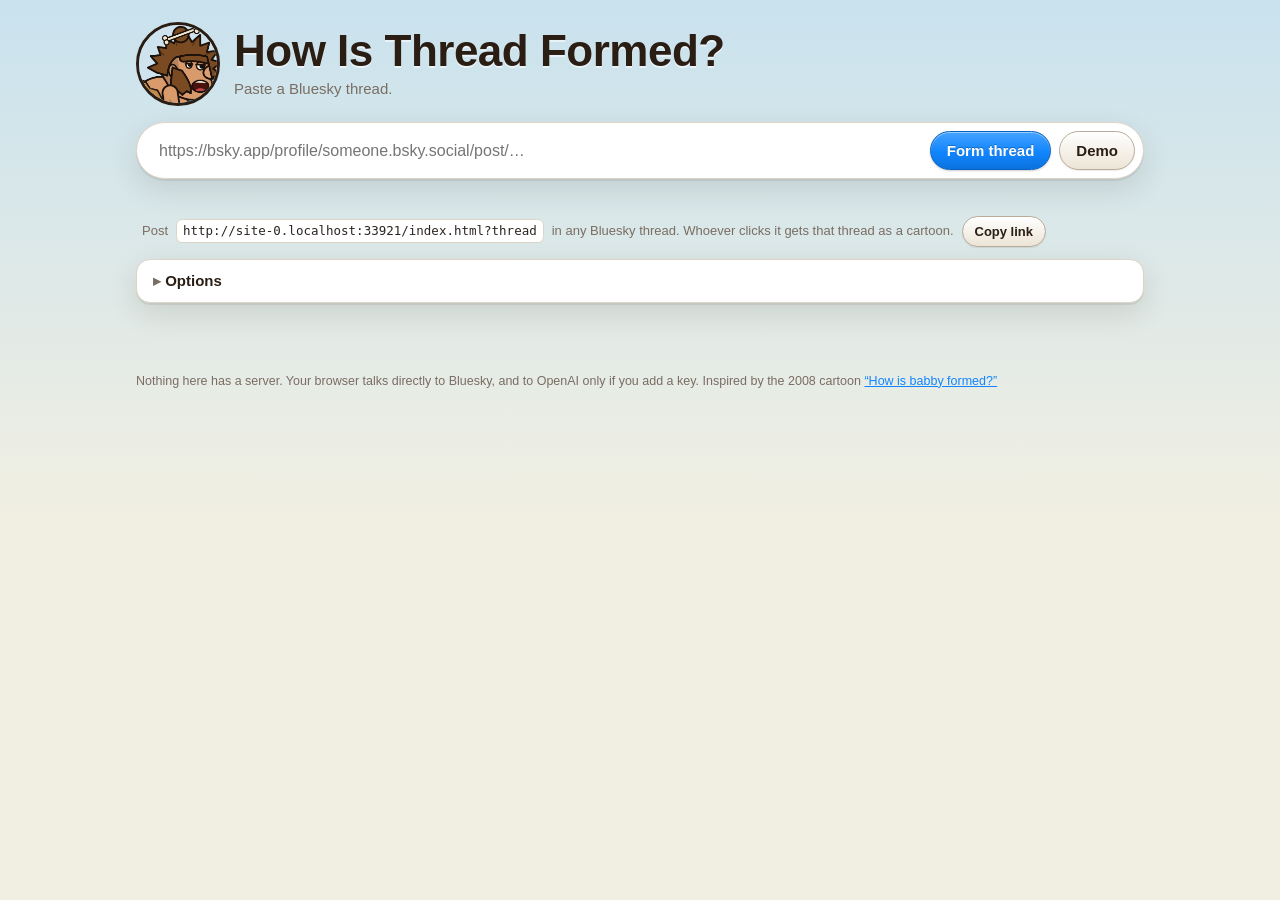
<file: index.html>
<!doctype html>
<html lang="en">
<head>
<meta charset="utf-8">
<meta name="viewport" content="width=device-width, initial-scale=1">
<meta http-equiv="Content-Security-Policy" content="default-src 'self'; script-src 'self'; style-src 'self'; img-src 'self' data: blob:; media-src 'self' blob:; connect-src 'self' https:; base-uri 'none'; form-action 'none'; object-src 'none'">
<meta name="referrer" content="no-referrer">
<title>How Is Thread Formed?</title>
<meta name="description" content="Paste a Bluesky thread and watch cavemen act it out, shoving each other off screen to have their say.">
<meta property="og:type" content="website">
<meta property="og:site_name" content="How Is Thread Formed?">
<meta property="og:title" content="how is thread formed?">
<meta property="og:description" content="Watch this Bluesky thread acted out by cavemen.">
<meta property="og:image" content="https://jsherman999.github.io/how_is_bluesky_formed-/og.jpg">
<meta property="og:image:width" content="1200">
<meta property="og:image:height" content="630">
<meta property="og:image:alt" content="Cartoon cavemen ganging up on another caveman, above the words: how is thread formed?">
<meta name="twitter:card" content="summary_large_image">
<link rel="icon" href="favicon.svg" type="image/svg+xml">
<link rel="stylesheet" href="css/app.css?v=8">
</head>
<body>
<header class="masthead">
  <canvas id="logo" width="160" height="160" aria-hidden="true"></canvas>
  <div>
    <h1>How Is Thread Formed?</h1>
    <p class="tagline">Paste a Bluesky thread.</p>
  </div>
</header>

<main>
  <form id="thread-form" class="ask" novalidate>
    <label for="thread-url" class="sr-only">Bluesky thread link</label>
    <input id="thread-url" name="thread" type="text" inputmode="url" autocomplete="off" spellcheck="false"
           placeholder="https://bsky.app/profile/someone.bsky.social/post/…">
    <button type="submit" class="btn btn-primary" id="go">Form thread</button>
    <button type="button" class="btn" id="demo">Demo</button>
  </form>
  <p id="status" class="status" role="status" aria-live="polite"></p>

  <section id="finder" class="finder" hidden>
    <h2>Finding the thread this link was posted in</h2>
    <ol id="finder-steps" class="finder-steps" aria-live="polite"></ol>
    <div id="finder-picker" hidden>
      <p>This link has been posted in more than one thread. Which one did you come from?</p>
      <ul id="finder-list" class="finder-list"></ul>
    </div>
    <p class="help">This page only reads public Bluesky posts, the same ones anyone can see on bsky.app. It doesn't install or change anything on your device.</p>
    <div class="row"><button type="button" class="btn btn-small" id="finder-cancel">Cancel</button></div>
  </section>

  <p id="generic" class="generic">
    Post <code id="generic-link"></code> in any Bluesky thread. Whoever clicks it gets that thread as a cartoon.
    <button type="button" class="btn btn-small" id="copy-generic">Copy link</button>
  </p>

  <details id="options" class="panel">
    <summary>Options</summary>
    <div class="opt-grid">
      <section>
        <h3>Bluesky sign-in <span class="muted">optional</span></h3>
        <p class="help">Public threads load without signing in. Sign in to include posts from accounts that hide from logged-out viewers, and to get a YOU tag over your caveman.</p>
        <div id="signed-out">
          <label>Handle <input id="bsky-handle" type="text" autocomplete="username" placeholder="you.bsky.social" spellcheck="false"></label>
          <label>App password <input id="bsky-pass" type="password" autocomplete="current-password" placeholder="xxxx-xxxx-xxxx-xxxx"></label>
          <label class="check"><input id="bsky-keep" type="checkbox"> Keep me signed in for this tab</label>
          <div class="row">
            <button type="button" class="btn" id="sign-in">Sign in</button>
            <a href="https://bsky.app/settings/app-passwords" target="_blank" rel="noopener">Make an app password</a>
          </div>
          <p class="help">Use an <strong>app password</strong>, not your main one. It goes straight to your own Bluesky server and is never stored.</p>
        </div>
        <div id="signed-in" hidden>
          <p>Signed in as <strong id="me"></strong></p>
          <button type="button" class="btn" id="sign-out">Sign out</button>
        </div>
      </section>

      <section>
        <h3>Voices</h3>
        <fieldset class="radios">
          <legend class="sr-only">Voice engine</legend>
          <label class="check"><input type="radio" name="voice" value="browser" checked> Browser voices <span class="muted">free</span></label>
          <label class="check"><input type="radio" name="voice" value="openai"> OpenAI voices <span class="muted">your key</span></label>
          <label class="check"><input type="radio" name="voice" value="off"> Silent</label>
        </fieldset>
        <label id="model-row">OpenAI voice model <select id="tts-model"></select></label>
        <div class="subhead">OpenAI key <span class="muted">optional</span></div>
        <label class="sr-only" for="openai-key">OpenAI API key</label>
        <input id="openai-key" type="password" autocomplete="off" spellcheck="false" placeholder="sk-…">
        <label class="check"><input id="openai-remember" type="checkbox"> Remember the key on this device</label>
        <label class="check"><input id="use-stance" type="checkbox" checked> Use it to tell attacks from agreement</label>
        <div class="row"><button type="button" class="btn btn-small" id="check-key">Check key</button> <span id="key-status" class="muted" role="status"></span></div>
        <p class="help">A key unlocks OpenAI voices, video recording with sound, and smarter pile-on spotting (one cheap call per thread). It stays in this browser.</p>
        <label>Speed
          <select id="speed">
            <option value="0.8">Slow, like the original</option>
            <option value="1">Normal</option>
            <option value="1.25">Faster</option>
            <option value="1.5" selected>Fast</option>
          </select>
        </label>
      </section>

      <section>
        <h3>Thread</h3>
        <fieldset class="radios">
          <legend>If the link is a reply, start from</legend>
          <label class="check"><input type="radio" name="from" value="post" checked> That reply and what led to it</label>
          <label class="check"><input type="radio" name="from" value="root"> The very top of the thread</label>
        </fieldset>
        <label>Most posts to act out
          <select id="max-posts">
            <option value="10">10</option>
            <option value="20" selected>20</option>
            <option value="40">40</option>
            <option value="80">80</option>
            <option value="0">All of them</option>
          </select>
        </label>
        <label class="check"><input id="tags" type="checkbox" checked> Name tags on the mob</label>
      </section>
    </div>
  </details>

  <section id="player" class="player" hidden>
    <div class="screen">
      <canvas id="stage" width="1280" height="720" aria-label="Cartoon of the thread"></canvas>
      <button type="button" id="big-play" class="big-play" aria-label="Play">
        <svg viewBox="0 0 24 24" aria-hidden="true"><path d="M8 5v14l11-7z"/></svg>
      </button>
      <div id="rec-badge" class="rec-badge" hidden>● REC</div>
    </div>
    <div class="controls">
      <button type="button" class="ctl" id="prev" aria-label="Previous post" title="Previous (←)">
        <svg viewBox="0 0 24 24" aria-hidden="true"><path d="M6 6h2v12H6zm3.5 6 8.5 6V6z"/></svg>
      </button>
      <button type="button" class="ctl ctl-main" id="play" aria-label="Play" title="Play / pause (space)">
        <svg viewBox="0 0 24 24" aria-hidden="true" class="i-play"><path d="M8 5v14l11-7z"/></svg>
        <svg viewBox="0 0 24 24" aria-hidden="true" class="i-pause"><path d="M6 5h4v14H6zm8 0h4v14h-4z"/></svg>
      </button>
      <button type="button" class="ctl" id="next" aria-label="Next post" title="Next (→)">
        <svg viewBox="0 0 24 24" aria-hidden="true"><path d="M6 18l8.5-6L6 6v12zM16 6v12h2V6h-2z"/></svg>
      </button>
      <input type="range" id="scrub" min="0" max="0" value="0" aria-label="Jump to post">
      <span id="counter" class="counter">0 / 0</span>
      <button type="button" class="ctl" id="mute" aria-label="Mute" title="Mute">
        <svg viewBox="0 0 24 24" aria-hidden="true" class="i-sound"><path d="M3 9v6h4l5 5V4L7 9H3zm13.5 3A4.5 4.5 0 0 0 14 8v8a4.5 4.5 0 0 0 2.5-4zM14 3.2v2.1a7 7 0 0 1 0 13.4v2.1a9 9 0 0 0 0-17.6z"/></svg>
        <svg viewBox="0 0 24 24" aria-hidden="true" class="i-muted"><path d="M16.5 12A4.5 4.5 0 0 0 14 8v2.2l2.5 2.5V12zM19 12c0 .9-.2 1.8-.5 2.6l1.5 1.5A8.9 8.9 0 0 0 21 12a9 9 0 0 0-7-8.8v2.1A7 7 0 0 1 19 12zM4.3 3 3 4.3 7.7 9H3v6h4l5 5v-6.7l4.3 4.3c-.7.5-1.4.9-2.3 1.2v2.1a9 9 0 0 0 3.7-1.8L19.7 21 21 19.7 4.3 3zM12 4 9.9 6.1 12 8.2V4z"/></svg>
      </button>
      <button type="button" class="btn btn-small" id="record" title="Save as a video file">Record video</button>
      <button type="button" class="btn btn-small" id="share" title="Copy a link that replays this thread">Copy link</button>
      <button type="button" class="btn btn-small" id="reply-link" title="Reply in the Bluesky thread with a link to this cartoon" hidden>Post link in thread</button>
    </div>
  </section>

  <section id="below" class="below" hidden>
    <div class="map-wrap">
      <h2>Thread map <span class="muted">click a face to play from there</span></h2>
      <div id="map" class="map"></div>
      <p class="map-key">
        <span><i class="k-now"></i> now playing</span>
        <span><i class="k-attack"></i> piling on</span>
        <span><i class="k-target"></i> being piled on</span>
        <span><i class="k-next"></i> still to come</span>
      </p>
    </div>
    <div class="cast-wrap">
      <h2>Cast <span id="cast-count" class="muted"></span></h2>
      <ul id="cast" class="cast"></ul>
    </div>
  </section>

  <dialog id="reply-dialog">
    <form method="dialog">
      <h3>Post the cartoon link in the thread?</h3>
      <p>This replies to <strong id="reply-to"></strong> as <strong id="reply-as"></strong>:</p>
      <div class="reply-preview">
        <p class="reply-text">how is thread formed?</p>
        <div class="reply-card">
          <img src="og.jpg" alt="" width="1200" height="630">
          <div class="reply-card-text">
            <b>how is thread formed?</b>
            <span>Watch this Bluesky thread acted out by cavemen.</span>
            <small id="reply-host"></small>
          </div>
        </div>
      </div>
      <div class="row end">
        <button value="cancel" class="btn">Cancel</button>
        <button value="post" class="btn btn-primary">Post reply</button>
      </div>
    </form>
  </dialog>

  <dialog id="rec-dialog">
    <form method="dialog">
      <h3>Record without voices?</h3>
      <p>Browser voices play live but can't be captured into a video file, so the video will only have the shove sounds. Choose <strong>OpenAI voices</strong> in Options to record with speech.</p>
      <div class="row end">
        <button value="cancel" class="btn">Cancel</button>
        <button value="go" class="btn btn-primary">Record anyway</button>
      </div>
    </form>
  </dialog>
</main>

<footer class="foot">
  <p>Nothing here has a server. Your browser talks directly to Bluesky, and to OpenAI only if you add a key. Inspired by the 2008 cartoon <a href="https://www.youtube.com/watch?v=vun48RsW-3Y" target="_blank" rel="noopener">“How is babby formed?”</a></p>
</footer>

<script type="module" src="js/app.js?v=8"></script>
</body>
</html>
</file>
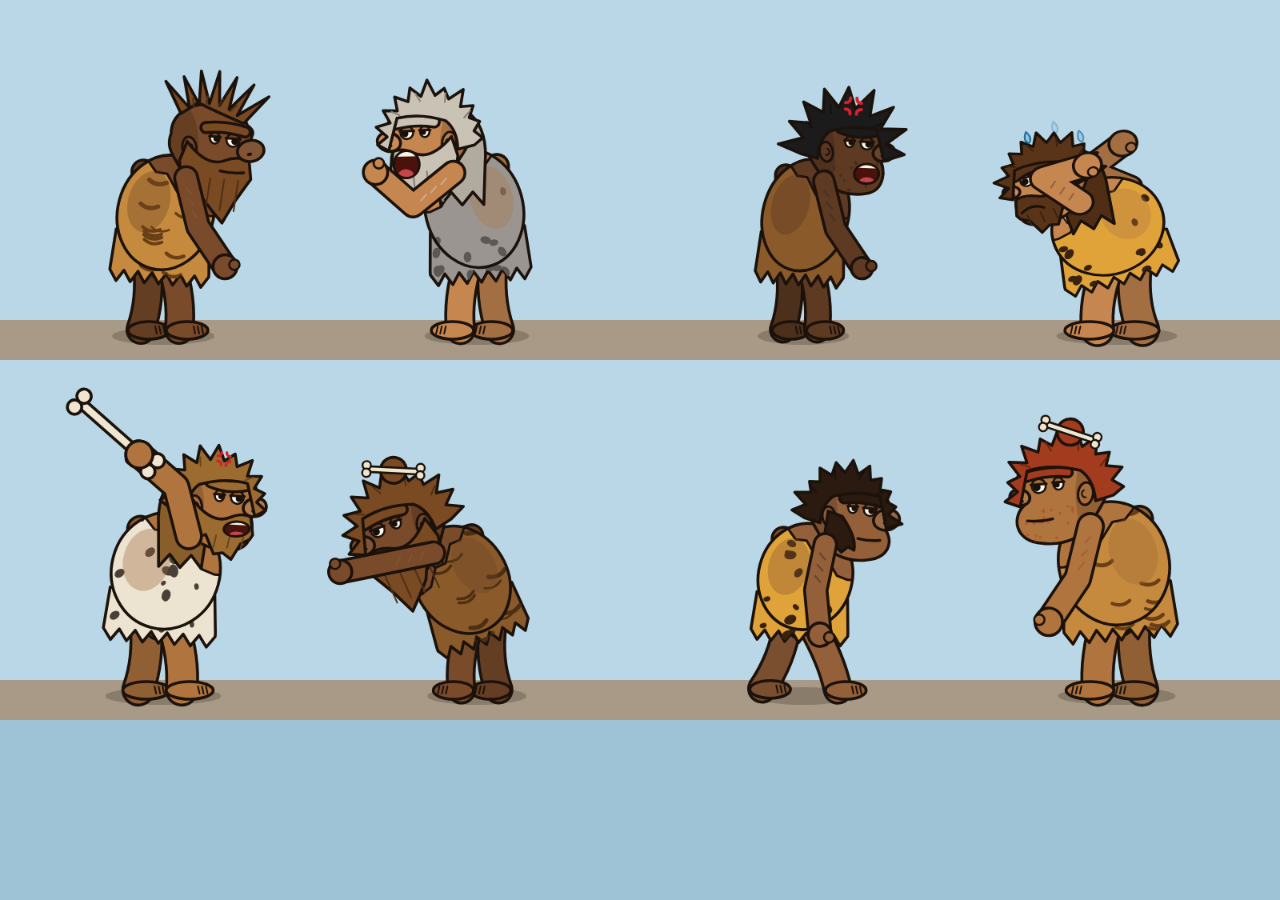
<file: dev/lineup.html>
<!doctype html>
<html lang="en">
<head>
<meta charset="utf-8">
<title>Caveman lineup</title>
<style>body{margin:0;background:#9fc3d6}canvas{display:block;width:100%}</style>
</head>
<body>
<canvas id="c" width="1600" height="900"></canvas>
<script type="module">
import { makeLook, drawCaveman, defaultPose } from '../js/caveman.js';
const ctx = document.getElementById('c').getContext('2d');
const poses = ['idle', 'talk', 'angry', 'cower', 'mob', 'push', 'walk', 'idle'];
function frame(ms) {
  const t = ms / 1000;
  ctx.fillStyle = '#b9d7e6'; ctx.fillRect(0, 0, 1600, 900);
  ctx.fillStyle = '#a89a86'; ctx.fillRect(0, 400, 1600, 50); ctx.fillRect(0, 850, 1600, 50);
  for (let i = 0; i < 8; i++) {
    const look = makeLook('did:plc:test' + i);
    const pose = defaultPose();
    pose.t = t;
    const kind = poses[i % poses.length];
    if (kind === 'talk') { pose.mouth = Math.abs(Math.sin(t * 9)); pose.armF = [0.6, -1.4]; }
    if (kind === 'angry') { pose.brow = 'angry'; pose.mouth = 0.7; pose.anger = 1; }
    if (kind === 'cower') { pose.brow = 'worried'; pose.sweat = 1; pose.squash = 0.88; pose.lean = 0.25; pose.armF = [-0.9, -2.2]; pose.armB = [-0.7, -2.0]; }
    if (kind === 'mob') { pose.brow = 'angry'; pose.weapon = true; pose.armF = [-1.9, -0.6]; pose.mouth = 0.5 + 0.5 * Math.sin(t * 6); pose.anger = 0.8; }
    if (kind === 'push') { pose.lean = 0.35; pose.armF = [-0.15, 0]; pose.armB = [-0.05, 0]; }
    if (kind === 'walk') { pose.walk = t * 9; pose.armF = [1.3 + Math.sin(t * 9) * 0.4, -0.3]; }
    ctx.save();
    ctx.translate(200 + (i % 4) * 400, i < 4 ? 420 : 870);
    ctx.scale(i % 2 ? -1 : 1, 1);
    drawCaveman(ctx, look, pose);
    ctx.restore();
  }
  requestAnimationFrame(frame);
}
requestAnimationFrame(frame);
</script>
</body>
</html>
</file>
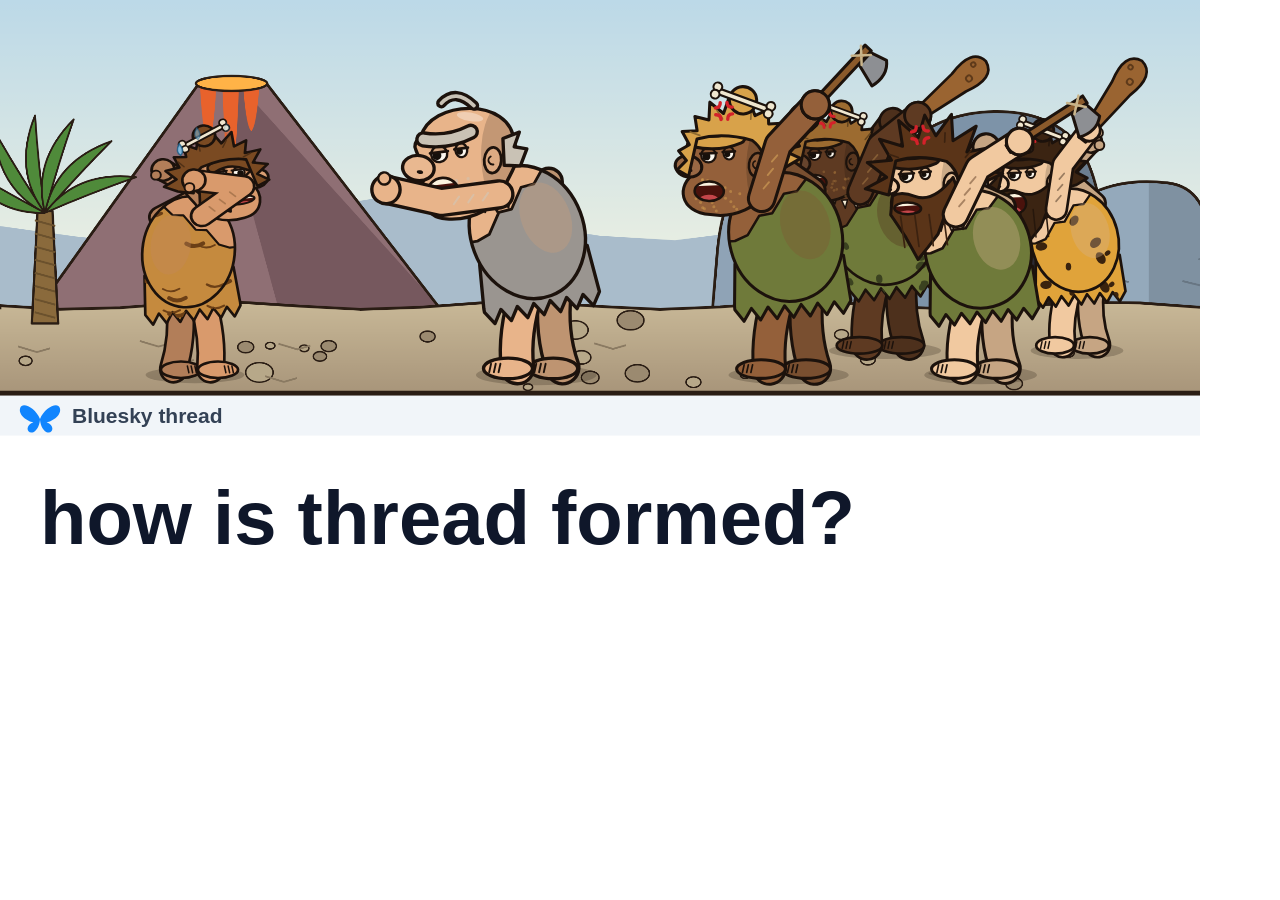
<file: dev/og.html>
<!doctype html>
<html lang="en">
<head>
<meta charset="utf-8">
<title>Link card image</title>
<!-- Renders og.jpg, the link-preview image. Regenerate with:
     "/Applications/Google Chrome.app/Contents/MacOS/Google Chrome" --headless=new --hide-scrollbars \
       --window-size=1200,630 --screenshot=og.png http://localhost:8426/dev/og.html
     sips -s format jpeg -s formatOptions 82 og.png --out og.jpg -->
<style>html,body{margin:0;overflow:hidden;background:#fff}canvas{display:block}</style>
</head>
<body>
<canvas id="c" width="1200" height="630"></canvas>
<script type="module">
import { getBackdrop, SCENE_W, SCENE_H, GROUND_Y } from '../js/scene.js';
import { makeLook, drawCaveman, defaultPose } from '../js/caveman.js';

const ctx = document.getElementById('c').getContext('2d');
const s = 1200 / SCENE_W;
const sceneH = SCENE_H * s;

ctx.save();
ctx.scale(s, s);
ctx.drawImage(getBackdrop(), 0, 0, SCENE_W, SCENE_H);

function caveman(did, x, scale, facing, pose, depth = 0) {
  ctx.save();
  ctx.translate(x * SCENE_W, GROUND_Y - depth * 26);
  ctx.scale(scale * facing, scale);
  drawCaveman(ctx, makeLook(did), Object.assign(defaultPose(), { t: 1.3 }, pose));
  ctx.restore();
}

const mob = { brow: 'angry', anger: 1, weapon: true, mouth: 0.55 };
caveman('did:example:mag', 0.74, 0.8, -1, { ...mob, armF: [-2.05, -0.5], armB: [-0.6, -1.7] }, 1);
caveman('did:example:bonk', 0.9, 0.8, -1, { ...mob, armF: [-1.8, -0.5], armB: [-0.8, -1.6], mouth: 0.8 }, 1);
caveman('did:example:grok', 0.66, 0.9, -1, { ...mob, armF: [-1.95, -0.45], armB: [-0.7, -1.7] });
caveman('did:example:lorp', 0.82, 0.9, -1, { ...mob, armF: [-2.1, -0.55], armB: [-0.5, -1.8], mouth: 0.3 });
caveman('did:example:ug', 0.16, 0.8, 1, { brow: 'worried', sweat: 1, squash: 0.93, lean: -0.1, armF: [-0.55, -2.35], armB: [-0.4, -2.1], mouth: 0.2 });
caveman('did:example:thog', 0.45, 1, -1, { brow: 'angry', mouth: 0.9, armF: [-0.05, -0.35], armB: [1.4, -0.3], lean: 0.18 });
ctx.restore();

// the post panel, like the app's card
ctx.fillStyle = '#2a1d14';
ctx.fillRect(0, sceneH - 3, 1200, 5);
ctx.fillStyle = '#f1f5f9';
ctx.fillRect(0, sceneH + 2, 1200, 40);
ctx.fillStyle = '#ffffff';
ctx.fillRect(0, sceneH + 42, 1200, 630 - sceneH - 42);

ctx.save();
ctx.translate(40, sceneH + 23);
ctx.scale(1.1, 1.1);
ctx.fillStyle = '#1185fe';
for (const side of [-1, 1]) {
  ctx.beginPath();
  ctx.moveTo(0, 2);
  ctx.bezierCurveTo(side * 4, -8, side * 16, -14, side * 18, -8);
  ctx.bezierCurveTo(side * 20, -2, side * 12, 4, side * 6, 5);
  ctx.bezierCurveTo(side * 14, 8, side * 12, 16, side * 6, 14);
  ctx.bezierCurveTo(side * 2, 12, 0, 6, 0, 2);
  ctx.fill();
}
ctx.restore();
ctx.font = 'bold 21px Arial, Helvetica, sans-serif';
ctx.fillStyle = '#334155';
ctx.textBaseline = 'middle';
ctx.fillText('Bluesky thread', 72, sceneH + 23);

ctx.font = 'bold 76px Arial, Helvetica, sans-serif';
ctx.fillStyle = '#0f172a';
ctx.textBaseline = 'alphabetic';
ctx.fillText('how is thread formed?', 40, sceneH + 150);
document.title = 'ready';
</script>
</body>
</html>
</file>
<file: css/app.css>
:root {
  --ink: #2a1d14;
  --text: #2b2420;
  --muted: #7a6d62;
  --bg-top: #c9e2ee;
  --bg-bottom: #f1efe2;
  --panel: #ffffff;
  --panel-2: #f6f3ec;
  --line: #ddd4c6;
  --blue: #1185fe;
  --blue-dark: #0a63c2;
  --orange: #c2410c;
  --hot-bg: #fff1e6;
  --shadow: 0 2px 0 rgba(42, 29, 20, 0.08), 0 10px 30px rgba(42, 29, 20, 0.12);
  --radius: 14px;
  color-scheme: light;
}

@media (prefers-color-scheme: dark) {
  :root:not([data-theme="light"]) {
    --ink: #f2e6d8;
    --text: #ece4da;
    --muted: #a99c90;
    --bg-top: #1b2530;
    --bg-bottom: #14110f;
    --panel: #221d1a;
    --panel-2: #2b2522;
    --line: #3d3530;
    --hot-bg: #3a2418;
    --shadow: 0 10px 30px rgba(0, 0, 0, 0.4);
    color-scheme: dark;
  }
}

* { box-sizing: border-box; }
[hidden] { display: none !important; }

html { -webkit-text-size-adjust: 100%; }

body {
  margin: 0;
  min-height: 100vh;
  color: var(--text);
  background: linear-gradient(180deg, var(--bg-top) 0, var(--bg-bottom) 520px) no-repeat, var(--bg-bottom);
  font: 15px/1.5 Verdana, Geneva, Tahoma, sans-serif;
}

a { color: var(--blue); }

.sr-only {
  position: absolute; width: 1px; height: 1px; padding: 0; margin: -1px;
  overflow: hidden; clip: rect(0 0 0 0); white-space: nowrap; border: 0;
}

.muted { color: var(--muted); font-size: 0.85em; font-weight: normal; }

/* ---------- masthead */

.masthead {
  max-width: 1040px;
  margin: 0 auto;
  padding: 22px 16px 6px;
  display: flex;
  align-items: center;
  gap: 14px;
}
#logo {
  width: 84px; height: 84px;
  border-radius: 50%;
  border: 3px solid var(--ink);
  background: #cfe3ee;
  flex: none;
}
.masthead h1 {
  margin: 0;
  font-family: "Arial Black", "Arial Bold", Gadget, Arial, sans-serif;
  font-size: clamp(26px, 5vw, 44px);
  line-height: 1.05;
  letter-spacing: -0.5px;
  color: var(--ink);
  text-shadow: 0 2px 0 rgba(255, 255, 255, 0.55);
}
@media (prefers-color-scheme: dark) {
  :root:not([data-theme="light"]) .masthead h1 { text-shadow: 0 2px 0 rgba(0, 0, 0, 0.6); }
}
.tagline { margin: 4px 0 0; color: var(--muted); }

main {
  max-width: 1040px;
  margin: 0 auto;
  padding: 10px 16px 30px;
}

/* ---------- buttons and inputs */

.btn {
  font: bold 15px/1 Verdana, Geneva, Tahoma, sans-serif;
  color: var(--ink);
  padding: 11px 16px;
  border-radius: 999px;
  border: 1px solid #b9ab98;
  background: linear-gradient(#ffffff, #ece4d6);
  box-shadow: inset 0 1px 0 #fff, 0 1px 1px rgba(0, 0, 0, 0.08);
  cursor: pointer;
  white-space: nowrap;
}
.btn:hover { background: linear-gradient(#ffffff, #e3d8c6); }
.btn:active { transform: translateY(1px); }
.btn:disabled { opacity: 0.55; cursor: default; transform: none; }
.btn-primary {
  color: #fff;
  border-color: var(--blue-dark);
  background: linear-gradient(#45a3ff, var(--blue) 55%, #0b72de);
  box-shadow: inset 0 1px 0 rgba(255, 255, 255, 0.45), 0 1px 2px rgba(0, 0, 0, 0.2);
  text-shadow: 0 -1px 0 rgba(0, 0, 0, 0.25);
}
.btn-primary:hover { background: linear-gradient(#5aaeff, #1a8cff 55%, #0a69cc); }
.btn-small { padding: 8px 12px; font-size: 13px; }
.btn.is-on { color: #fff; border-color: #9b1c1c; background: linear-gradient(#ef4444, #b91c1c); text-shadow: none; }

@media (prefers-color-scheme: dark) {
  :root:not([data-theme="light"]) .btn:not(.btn-primary):not(.is-on) {
    color: var(--text);
    border-color: #4a403a;
    background: linear-gradient(#3a322d, #2a2420);
    box-shadow: inset 0 1px 0 rgba(255, 255, 255, 0.06);
  }
}

input[type="text"], input[type="password"], select {
  font: 15px Verdana, Geneva, Tahoma, sans-serif;
  color: var(--text);
  background: var(--panel);
  border: 1px solid var(--line);
  border-radius: 8px;
  padding: 9px 10px;
  width: 100%;
}
input:focus-visible, select:focus-visible, .btn:focus-visible, .ctl:focus-visible, summary:focus-visible {
  outline: 3px solid rgba(17, 133, 254, 0.45);
  outline-offset: 2px;
}

/* ---------- ask form */

.ask {
  display: flex;
  gap: 8px;
  background: var(--panel);
  padding: 8px;
  border-radius: 999px;
  box-shadow: var(--shadow);
  border: 1px solid var(--line);
}
.ask input {
  border: 0;
  border-radius: 999px;
  padding: 10px 14px;
  font-size: 16px;
  min-width: 0;
  flex: 1;
  background: transparent;
}
.ask input:focus-visible { outline-offset: -2px; }

.status { min-height: 1.5em; margin: 10px 6px 4px; color: var(--muted); }
.status.error { color: #b91c1c; }

/* ---------- thread finder */

.finder {
  background: var(--panel);
  border: 2px solid var(--blue);
  border-radius: var(--radius);
  padding: 14px 16px;
  margin: 6px 0 16px;
  box-shadow: var(--shadow);
}
.finder h2 { margin: 0 0 8px; font-size: 17px; color: var(--ink); }
.finder-steps { list-style: none; margin: 0 0 6px; padding: 0; display: grid; gap: 6px; }
.finder-steps li { display: grid; grid-template-columns: 22px minmax(0, 1fr); gap: 8px; align-items: start; }
.finder-steps li::before { content: ""; width: 16px; height: 16px; margin-top: 2px; border-radius: 50%; box-sizing: border-box; }
.finder-steps li.doing::before { border: 3px solid rgba(17, 133, 254, 0.25); border-top-color: var(--blue); animation: spin 0.8s linear infinite; }
.finder-steps li.done::before { content: "✓"; color: #15803d; font-weight: bold; width: auto; height: auto; margin: 0; }
.finder-steps li.fail::before { content: "!"; color: #b91c1c; font-weight: bold; width: auto; height: auto; margin: 0; }
.finder-steps li.wait::before { content: "⏳"; width: auto; height: auto; margin: 0; }
@keyframes spin { to { transform: rotate(360deg); } }
@media (prefers-reduced-motion: reduce) { .finder-steps li.doing::before { animation: none; border-color: var(--blue); } }
.finder-list { list-style: none; margin: 0 0 8px; padding: 0; display: grid; grid-template-columns: minmax(0, 1fr); gap: 6px; }
.finder-list li { min-width: 0; }
.finder-list button {
  width: 100%;
  text-align: left;
  font: 14px/1.4 Verdana, Geneva, Tahoma, sans-serif;
  color: var(--text);
  background: var(--panel-2);
  border: 1px solid var(--line);
  border-radius: 10px;
  padding: 8px 10px;
  cursor: pointer;
  display: block;
  overflow: hidden;
}
.finder-list button:hover { border-color: var(--blue); }
.finder-list .snip { display: block; overflow: hidden; text-overflow: ellipsis; white-space: nowrap; }
.finder-list .meta { display: block; font-size: 12px; color: var(--muted); }

.generic { font-size: 13px; color: var(--muted); margin: 0 6px 12px; display: flex; flex-wrap: wrap; align-items: center; gap: 6px 8px; }
.generic code { font-size: 12.5px; color: var(--text); background: var(--panel); border: 1px solid var(--line); border-radius: 6px; padding: 2px 6px; word-break: break-all; }

/* ---------- options */

.panel {
  background: var(--panel);
  border: 1px solid var(--line);
  border-radius: var(--radius);
  margin: 6px 0 16px;
  box-shadow: var(--shadow);
}
.panel > summary {
  cursor: pointer;
  padding: 10px 16px;
  font-weight: bold;
  color: var(--ink);
  list-style: none;
}
.panel > summary::-webkit-details-marker { display: none; }
.panel > summary::before { content: "▸ "; color: var(--muted); }
.panel[open] > summary::before { content: "▾ "; }

.opt-grid {
  display: grid;
  grid-template-columns: repeat(3, minmax(0, 1fr));
  gap: 18px;
  padding: 4px 16px 16px;
}
.opt-grid h3 { margin: 4px 0 8px; font-size: 15px; color: var(--ink); }
.opt-grid label { display: block; margin: 8px 0; font-size: 14px; }
.opt-grid label > input[type="text"], .opt-grid label > input[type="password"], .opt-grid label > select { margin-top: 4px; }
.opt-grid .check { display: flex; gap: 8px; align-items: baseline; }
.help { font-size: 12.5px; color: var(--muted); margin: 6px 0; }
fieldset.radios { border: 0; padding: 0; margin: 0 0 6px; }
fieldset.radios legend { font-size: 14px; padding: 0; margin-bottom: 2px; }
.row { display: flex; gap: 10px; align-items: center; flex-wrap: wrap; margin-top: 8px; }
.row.end { justify-content: flex-end; }
#model-row[hidden] { display: none; }
.subhead { font-size: 14px; margin: 12px 0 4px; }

/* ---------- player */

.player { margin-top: 6px; }
.screen {
  position: relative;
  border: 4px solid var(--ink);
  border-radius: 12px 12px 0 0;
  overflow: hidden;
  background: #bcd9e8;
  line-height: 0;
}
#stage { width: 100%; height: auto; display: block; aspect-ratio: 16 / 9; }

.big-play {
  position: absolute;
  left: 50%; top: 42%;
  width: 96px; height: 96px;
  margin: -48px 0 0 -48px;
  border-radius: 50%;
  border: 4px solid var(--ink);
  background: linear-gradient(#45a3ff, var(--blue) 55%, #0b72de);
  box-shadow: 0 6px 0 rgba(42, 29, 20, 0.35);
  cursor: pointer;
  display: grid;
  place-items: center;
}
.big-play svg { width: 54px; height: 54px; fill: #fff; margin-left: 6px; }
.big-play:hover { transform: scale(1.05); }
.big-play[hidden] { display: none; }

.rec-badge {
  position: absolute; top: 10px; right: 12px;
  font: bold 14px/1 Arial, sans-serif;
  color: #fff; background: #dc2626;
  padding: 6px 10px; border-radius: 6px;
  animation: blink 1s steps(2, start) infinite;
}
@keyframes blink { to { visibility: hidden; } }
.rec-badge[hidden] { display: none; }

.controls {
  display: flex;
  align-items: center;
  gap: 8px;
  padding: 8px 10px;
  border: 4px solid var(--ink);
  border-top: 0;
  border-radius: 0 0 12px 12px;
  background: linear-gradient(#f7f4ee, #e2dacd);
  flex-wrap: wrap;
}
@media (prefers-color-scheme: dark) {
  :root:not([data-theme="light"]) .controls { background: linear-gradient(#332b27, #241f1c); border-color: #0d0a08; }
  :root:not([data-theme="light"]) .screen { border-color: #0d0a08; }
}
.ctl {
  width: 40px; height: 40px;
  border-radius: 50%;
  border: 1px solid #b9ab98;
  background: linear-gradient(#ffffff, #e6ddce);
  display: grid; place-items: center;
  cursor: pointer;
  padding: 0;
  flex: none;
}
.ctl svg { width: 22px; height: 22px; fill: var(--ink); }
@media (prefers-color-scheme: dark) {
  :root:not([data-theme="light"]) .ctl { background: linear-gradient(#433a34, #2c2622); border-color: #4a403a; }
  :root:not([data-theme="light"]) .ctl svg { fill: #f2e6d8; }
}
.ctl-main { width: 48px; height: 48px; }
.ctl-main svg { width: 28px; height: 28px; }
.ctl .i-pause, .ctl.is-playing .i-play { display: none; }
.ctl.is-playing .i-pause { display: block; }
.ctl .i-muted, .ctl.is-muted .i-sound { display: none; }
.ctl.is-muted .i-muted { display: block; }

#scrub { flex: 1; min-width: 120px; accent-color: var(--blue); }
.counter { font: bold 13px Verdana, sans-serif; color: var(--muted); min-width: 64px; text-align: center; }

/* ---------- thread map and cast */

.below { display: grid; gap: 18px; margin-top: 20px; }
.below h2 { font-size: 17px; margin: 0 0 10px; color: var(--ink); }
.map-wrap, .cast-wrap {
  background: var(--panel);
  border: 1px solid var(--line);
  border-radius: var(--radius);
  padding: 14px;
  box-shadow: var(--shadow);
  min-width: 0;
}

.map {
  overflow: auto;
  max-height: 560px;
  border-radius: 10px;
  background: var(--panel-2);
  line-height: 0;
  text-align: center;
  overscroll-behavior: contain;
}
.map svg { display: inline-block; text-align: left; }
.tm-edge { fill: none; stroke: #a8a29e; stroke-width: 2.5; transition: stroke 0.2s, opacity 0.2s; }
.tm-edge.attack { stroke: var(--orange); stroke-width: 3.5; }
.tm-edge.current { stroke: var(--blue); stroke-width: 4; }
.tm-edge.upcoming { opacity: 0.45; }
.tm-node { cursor: pointer; outline: none; }
.tm-node image, .tm-node .tm-ring, .tm-node .tm-label { transition: opacity 0.2s; }
.tm-node.upcoming image, .tm-node.upcoming .tm-ring, .tm-node.upcoming .tm-label { opacity: 0.55; }
.tm-ring { fill: none; stroke: var(--ink); stroke-width: 2.5; }
.tm-node.attacked .tm-ring { stroke: var(--orange); stroke-width: 4; }
.tm-halo { fill: none; stroke: transparent; stroke-width: 5; }
.tm-node.current .tm-halo { stroke: var(--blue); animation: halo 1.2s ease-in-out infinite; }
.tm-node:hover .tm-halo, .tm-node:focus-visible .tm-halo { stroke: rgba(17, 133, 254, 0.5); }
.tm-node.current:hover .tm-halo { stroke: var(--blue); }
@keyframes halo { 50% { stroke-width: 8; stroke-opacity: 0.6; } }
@media (prefers-reduced-motion: reduce) { .tm-node.current .tm-halo { animation: none; } }
.tm-label { font: bold 11px Verdana, Geneva, Tahoma, sans-serif; fill: var(--muted); text-anchor: middle; paint-order: stroke; stroke: var(--panel-2); stroke-width: 4px; stroke-linejoin: round; }
.tm-node.current .tm-label { fill: var(--blue); }

.map-key { display: flex; flex-wrap: wrap; gap: 6px 16px; margin: 10px 2px 0; font-size: 12.5px; color: var(--muted); }
.map-key span { display: inline-flex; align-items: center; gap: 6px; }
.map-key i { display: inline-block; flex: none; }
.map-key .k-now { width: 14px; height: 14px; border-radius: 50%; border: 3px solid var(--blue); }
.map-key .k-attack { width: 18px; height: 0; border-top: 3.5px solid var(--orange); }
.map-key .k-target { width: 14px; height: 14px; border-radius: 50%; border: 3px solid var(--orange); }
.map-key .k-next { width: 14px; height: 14px; border-radius: 50%; border: 2px solid var(--ink); opacity: 0.4; }

.cast {
  list-style: none; margin: 0; padding: 0;
  display: grid; gap: 8px;
  grid-template-columns: repeat(auto-fill, minmax(230px, 1fr));
  max-height: 420px; overflow: auto;
}
.cast li {
  display: grid;
  grid-template-columns: 56px minmax(0, 1fr);
  gap: 10px;
  align-items: center;
  padding: 6px;
  border-radius: 10px;
  background: var(--panel-2);
}
.cast canvas { width: 56px; height: 56px; border-radius: 10px; border: 2px solid var(--ink); }
.cast .who { min-width: 0; }
.cast .name { font-weight: bold; overflow: hidden; text-overflow: ellipsis; white-space: nowrap; }
.cast .handle { font-size: 12.5px; color: var(--muted); overflow: hidden; text-overflow: ellipsis; white-space: nowrap; }
.badges { display: flex; gap: 4px; flex-wrap: wrap; margin-top: 3px; }
.badge {
  font-size: 11px; font-weight: bold;
  padding: 2px 7px; border-radius: 999px;
  background: #e2e8f0; color: #334155;
}
.badge.hot { background: #fed7aa; color: #9a3412; }
.badge.mob { background: #e7e5e4; color: #44403c; }
.badge.you { background: #facc15; color: #1c1917; }

dialog {
  border: 3px solid var(--ink);
  border-radius: var(--radius);
  max-width: min(460px, calc(100vw - 32px));
  background: var(--panel);
  color: var(--text);
}
dialog::backdrop { background: rgba(20, 14, 10, 0.45); }
dialog h3 { margin-top: 0; }

.reply-preview {
  border: 1px solid var(--line);
  border-radius: 12px;
  padding: 12px;
  background: var(--panel-2);
}
.reply-text { margin: 0 0 10px; font: 16px/1.4 Arial, Helvetica, sans-serif; color: var(--blue); }
.reply-card { border: 1px solid var(--line); border-radius: 10px; overflow: hidden; background: var(--panel); }
.reply-card img { display: block; width: 100%; height: auto; }
.reply-card-text { display: grid; gap: 2px; padding: 8px 10px; font: 13px/1.35 Arial, Helvetica, sans-serif; }
.reply-card-text small { color: var(--muted); }

.foot {
  max-width: 1040px;
  margin: 0 auto;
  padding: 10px 16px 40px;
  font-size: 12.5px;
  color: var(--muted);
}

/* ---------- small screens */

@media (max-width: 820px) {
  .opt-grid { grid-template-columns: 1fr; }
}
@media (max-width: 560px) {
  .masthead { padding-top: 14px; }
  #logo { width: 60px; height: 60px; }
  .ask { flex-wrap: wrap; border-radius: 18px; }
  .ask input { flex-basis: 100%; }
  .ask .btn { flex: 1; }
  .big-play { width: 72px; height: 72px; margin: -36px 0 0 -36px; }
  .big-play svg { width: 40px; height: 40px; }
  .controls { gap: 6px; }
  #scrub { order: 10; flex-basis: 100%; }
}
</file>
